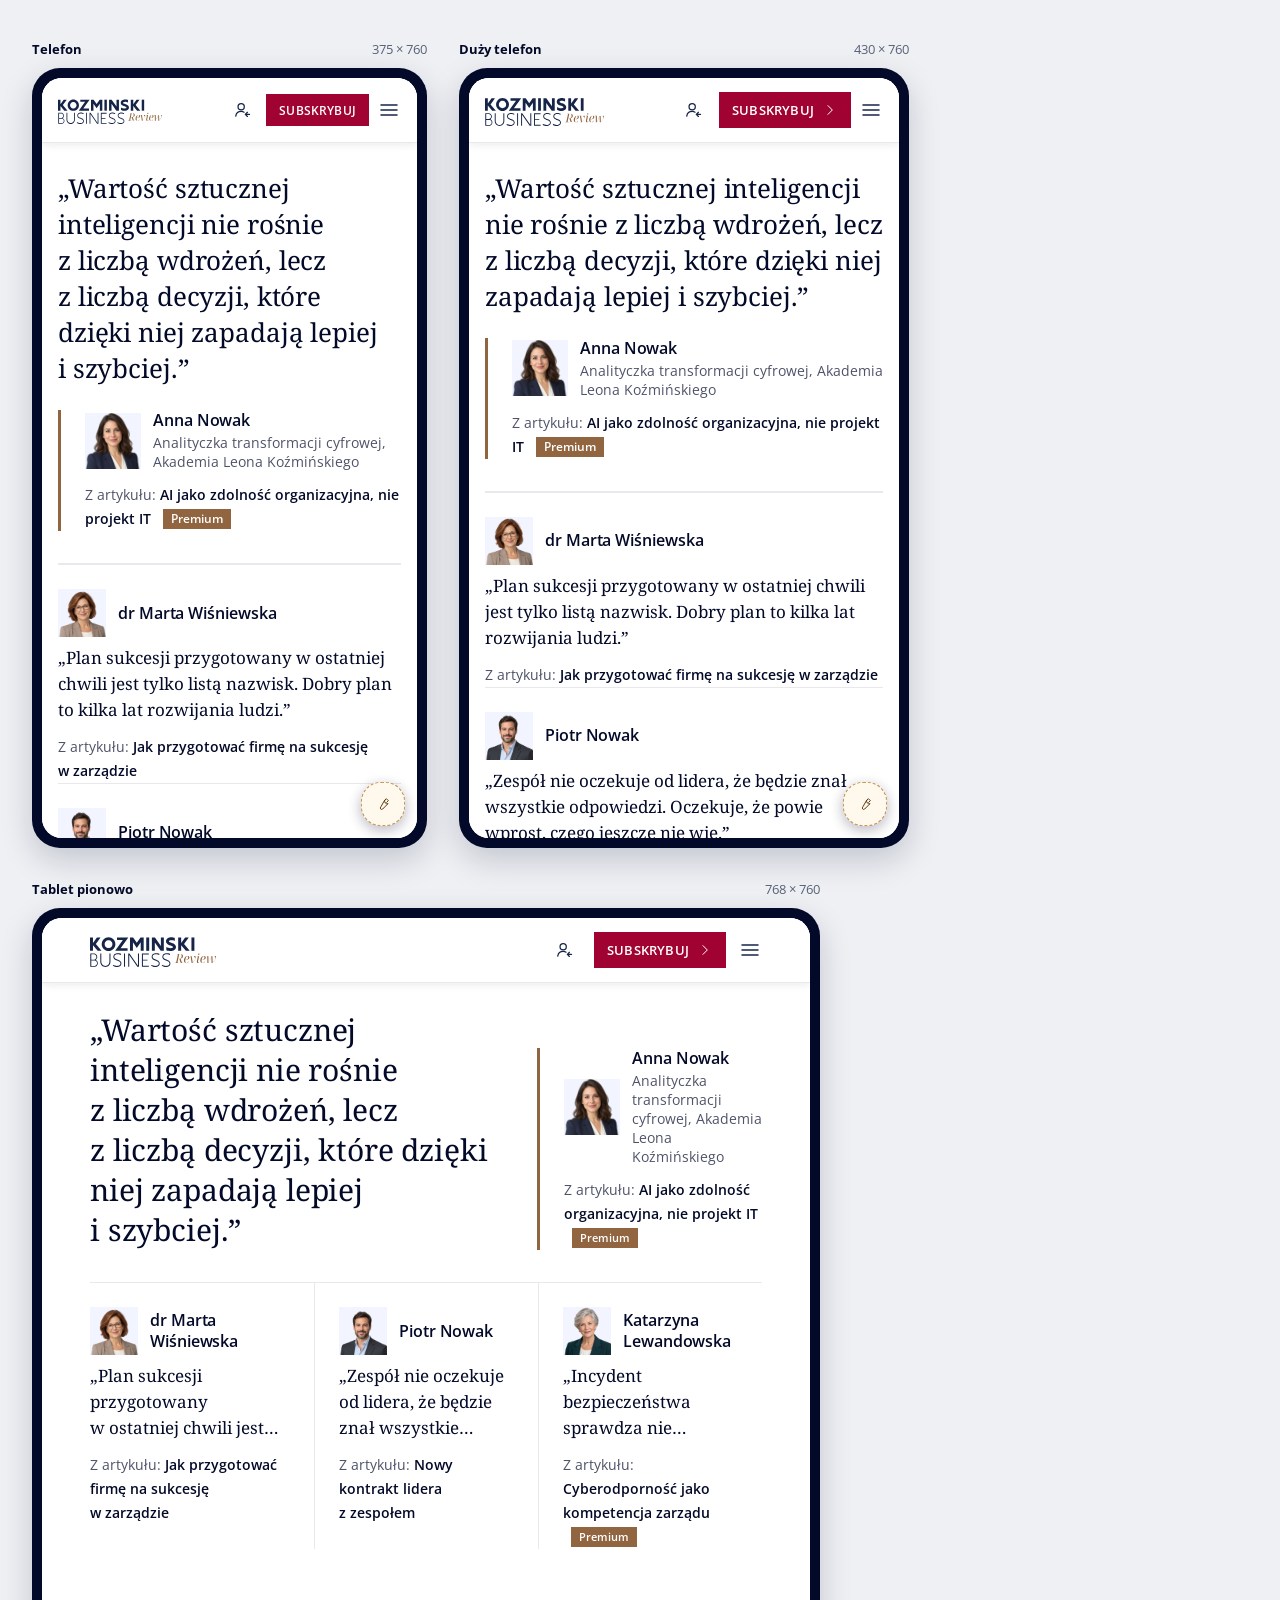
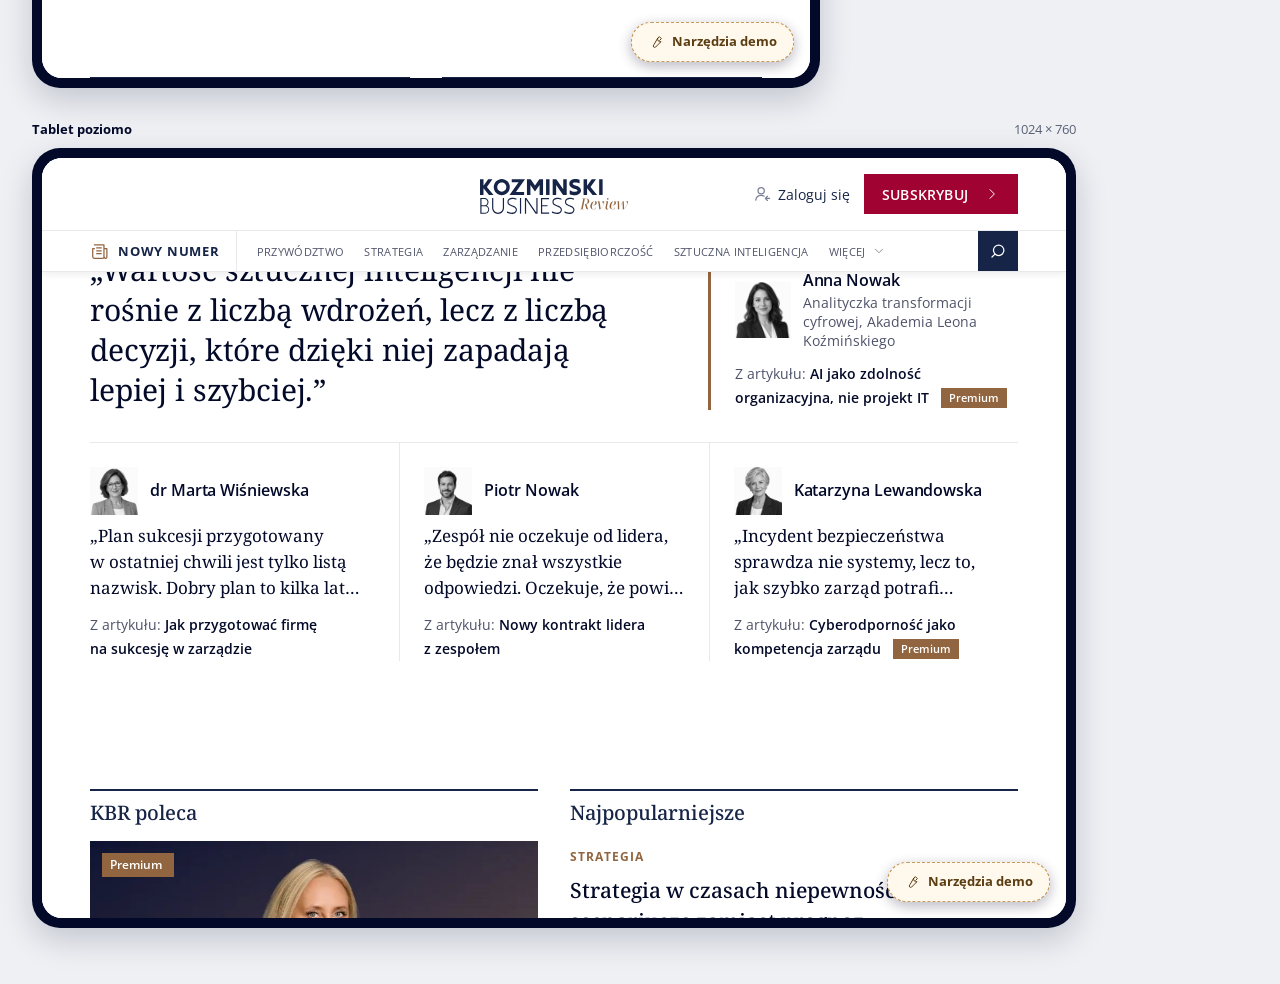
<file: dokumentacja/punkt-widzenia.html>
<!DOCTYPE html>
<html lang="pl"><head><meta charset="utf-8"><meta name="viewport" content="width=device-width, initial-scale=1"><title>KBR – Punkt widzenia: telefon i tablet</title>
<link rel="icon" type="image/png" href="../assets/img/kbr-mark.png">
<link rel="stylesheet" href="https://fonts.googleapis.com/css2?family=Open+Sans:wght@400;600;700&amp;display=swap">
<style>body{margin:0;font-family:'Open Sans',sans-serif;color:#030928;background:#eef0f4}a{color:#3252b5}a:hover{color:#263f8f}</style></head>
<body><div style="padding:40px 32px 56px;display:flex;flex-direction:column;gap:28px">
<div style="display:flex;flex-wrap:wrap;gap:32px;align-items:flex-start">
<figure style="margin:0;display:flex;flex-direction:column;gap:10px"><figcaption style="display:flex;justify-content:space-between;gap:12px;font-size:13px"><strong>Telefon</strong><span style="color:#596176">375 × 760</span></figcaption><div style="background:#030928;padding:10px;border-radius:28px;box-shadow:0 12px 32px rgba(3,9,40,.18)"><iframe src="../index.html#/" title="Telefon" width="375" height="760" style="display:block;border:0;border-radius:20px;background:#fff"></iframe></div></figure>
<figure style="margin:0;display:flex;flex-direction:column;gap:10px"><figcaption style="display:flex;justify-content:space-between;gap:12px;font-size:13px"><strong>Duży telefon</strong><span style="color:#596176">430 × 760</span></figcaption><div style="background:#030928;padding:10px;border-radius:28px;box-shadow:0 12px 32px rgba(3,9,40,.18)"><iframe src="../index.html#/" title="Duży telefon" width="430" height="760" style="display:block;border:0;border-radius:20px;background:#fff"></iframe></div></figure>
<figure style="margin:0;display:flex;flex-direction:column;gap:10px"><figcaption style="display:flex;justify-content:space-between;gap:12px;font-size:13px"><strong>Tablet pionowo</strong><span style="color:#596176">768 × 760</span></figcaption><div style="background:#030928;padding:10px;border-radius:28px;box-shadow:0 12px 32px rgba(3,9,40,.18)"><iframe src="../index.html#/" title="Tablet pionowo" width="768" height="760" style="display:block;border:0;border-radius:20px;background:#fff"></iframe></div></figure>
<figure style="margin:0;display:flex;flex-direction:column;gap:10px"><figcaption style="display:flex;justify-content:space-between;gap:12px;font-size:13px"><strong>Tablet poziomo</strong><span style="color:#596176">1024 × 760</span></figcaption><div style="background:#030928;padding:10px;border-radius:28px;box-shadow:0 12px 32px rgba(3,9,40,.18)"><iframe src="../index.html#/" title="Tablet poziomo" width="1024" height="760" style="display:block;border:0;border-radius:20px;background:#fff"></iframe></div></figure>
</div></div>
<script>
function jump(f){var n=0,s=0;(function t(){var w=f.contentWindow,h=w&&w.document&&w.document.getElementById('h-quote');if(h){var top=h.getBoundingClientRect().top;if(Math.abs(top-24)<=4)s++;else{s=0;w.scrollTo(0,top+w.scrollY-24);}if(s>=6)return;}if(++n<80)setTimeout(t,150);})();}
var io=new IntersectionObserver(function(en){en.forEach(function(x){if(x.isIntersecting)jump(x.target);});},{threshold:0.05});
document.querySelectorAll('iframe').forEach(function(f){io.observe(f);f.addEventListener('load',function(){jump(f);});});
</script></body></html>
</file>
